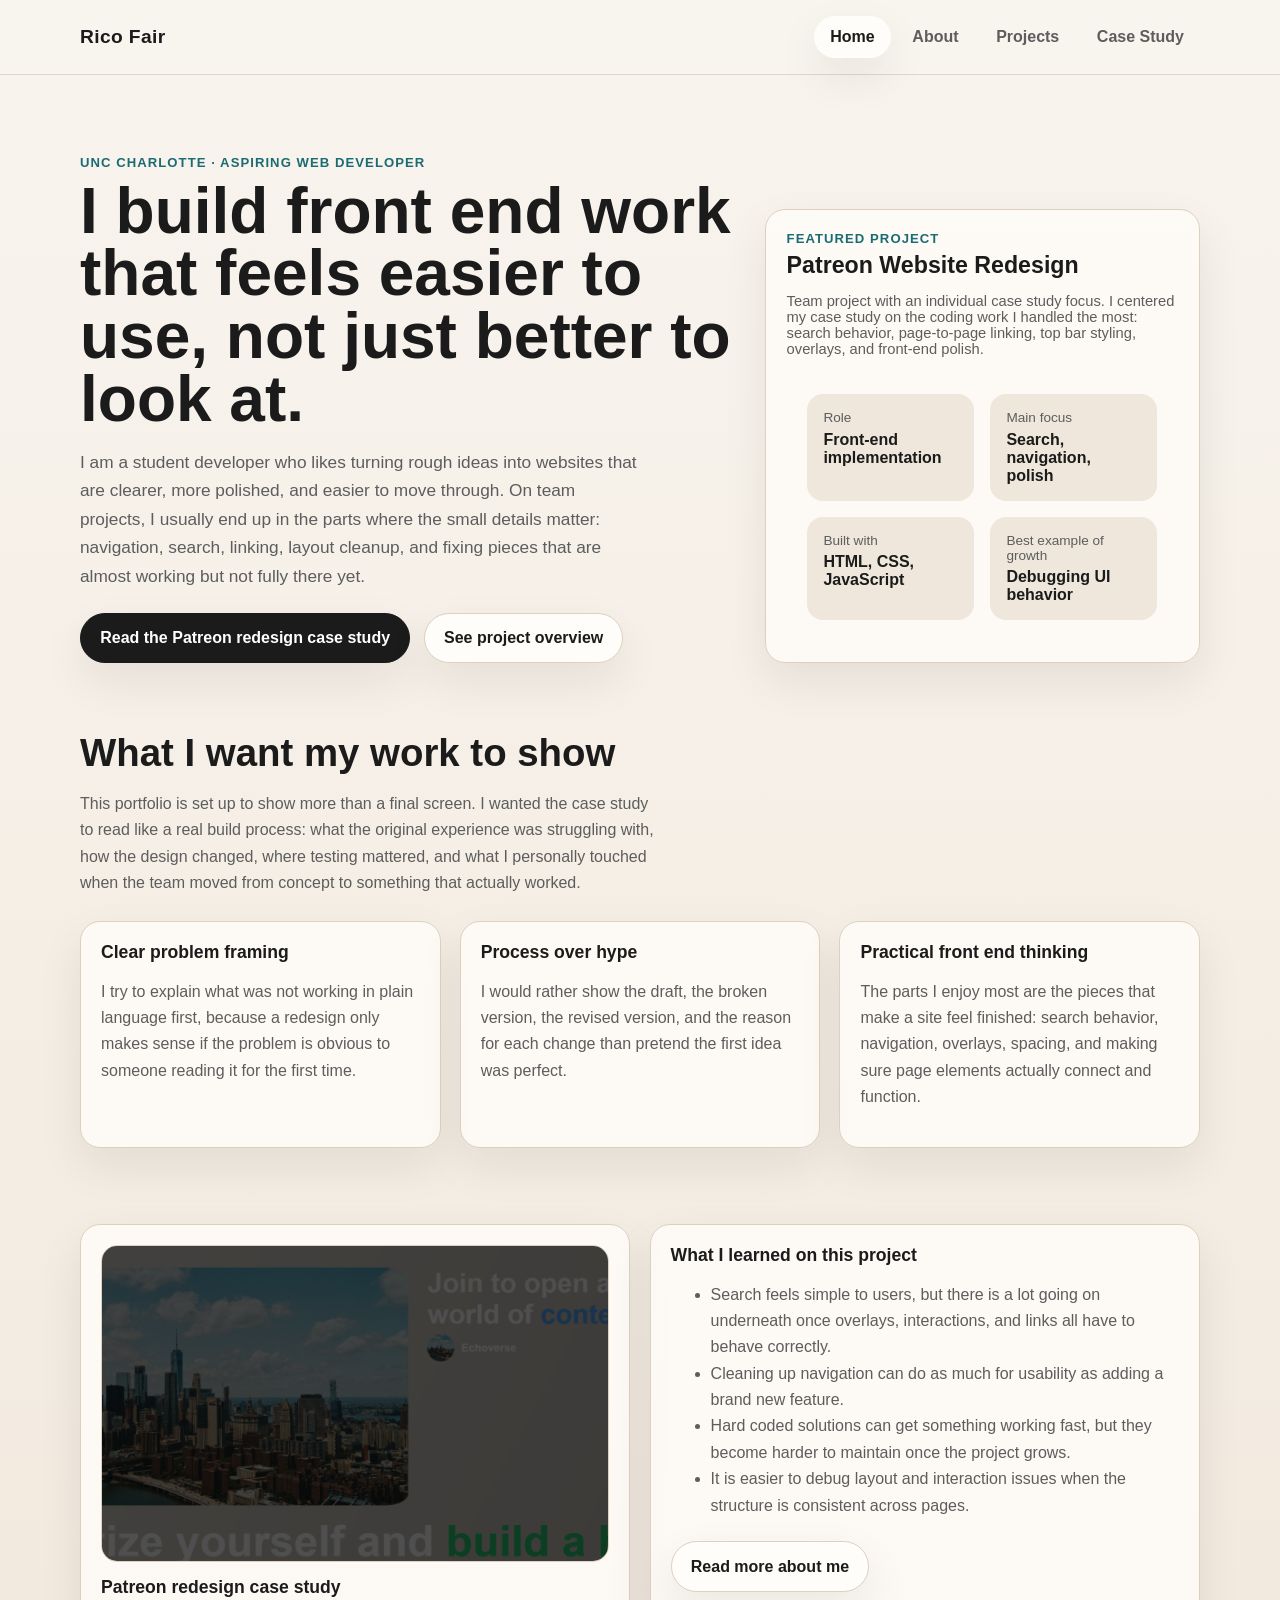
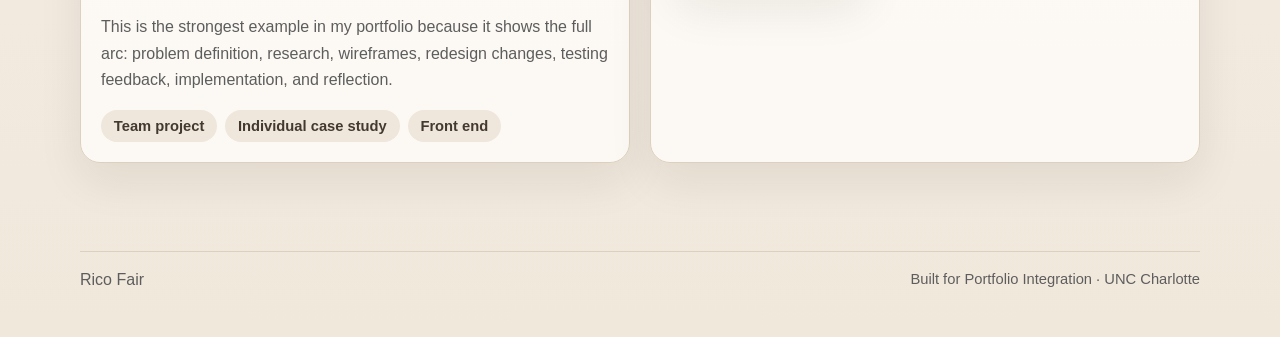
<file: index.html>
<!DOCTYPE html>
<html lang="en">
<head>
  <meta charset="UTF-8" />
  <meta name="viewport" content="width=device-width, initial-scale=1.0" />
  <title>Rico Fair | Portfolio</title>
  <link rel="stylesheet" href="styles.css" />
</head>
<body>
  <header class="site-header">
    <div class="container nav">
      <a class="brand" href="index.html">Rico Fair</a>
      <nav class="nav-links">
        <a class="active" href="index.html">Home</a>
        <a href="about.html">About</a>
        <a href="projects.html">Projects</a>
        <a href="patreon-redesign.html">Case Study</a>
      </nav>
    </div>
  </header>

  <main>
    <section class="hero">
      <div class="container hero-grid">
        <div>
          <div class="kicker">UNC Charlotte · aspiring web developer</div>
          <h1>I build front end work that feels easier to use, not just better to look at.</h1>
          <p class="lead">I am a student developer who likes turning rough ideas into websites that are clearer, more polished, and easier to move through. On team projects, I usually end up in the parts where the small details matter: navigation, search, linking, layout cleanup, and fixing pieces that are almost working but not fully there yet.</p>
          <div class="button-row">
            <a class="btn primary" href="patreon-redesign.html">Read the Patreon redesign case study</a>
            <a class="btn" href="projects.html">See project overview</a>
          </div>
        </div>
        <aside class="panel hero-card">
          <div class="kicker">Featured project</div>
          <h3 style="margin:.35rem 0 0; font-size:1.45rem;">Patreon Website Redesign</h3>
          <p class="small">Team project with an individual case study focus. I centered my case study on the coding work I handled the most: search behavior, page-to-page linking, top bar styling, overlays, and front-end polish.</p>
          <div class="hero-card meta">
            <div class="meta-block">
              <div class="meta-label">Role</div>
              <strong>Front-end implementation</strong>
            </div>
            <div class="meta-block">
              <div class="meta-label">Main focus</div>
              <strong>Search, navigation, polish</strong>
            </div>
            <div class="meta-block">
              <div class="meta-label">Built with</div>
              <strong>HTML, CSS, JavaScript</strong>
            </div>
            <div class="meta-block">
              <div class="meta-label">Best example of growth</div>
              <strong>Debugging UI behavior</strong>
            </div>
          </div>
        </aside>
      </div>
    </section>

    <section class="section">
      <div class="container">
        <h2>What I want my work to show</h2>
        <p class="section-intro">This portfolio is set up to show more than a final screen. I wanted the case study to read like a real build process: what the original experience was struggling with, how the design changed, where testing mattered, and what I personally touched when the team moved from concept to something that actually worked.</p>
        <div class="grid-3">
          <article class="panel card">
            <h3>Clear problem framing</h3>
            <p>I try to explain what was not working in plain language first, because a redesign only makes sense if the problem is obvious to someone reading it for the first time.</p>
          </article>
          <article class="panel card">
            <h3>Process over hype</h3>
            <p>I would rather show the draft, the broken version, the revised version, and the reason for each change than pretend the first idea was perfect.</p>
          </article>
          <article class="panel card">
            <h3>Practical front end thinking</h3>
            <p>The parts I enjoy most are the pieces that make a site feel finished: search behavior, navigation, overlays, spacing, and making sure page elements actually connect and function.</p>
          </article>
        </div>
      </div>
    </section>

    <section class="section">
      <div class="container grid-2">
        <article class="panel card project-card">
          <img src="assets/home-section-echoverse.png" alt="Screenshot from the Patreon redesign home page" />
          <h3>Patreon redesign case study</h3>
          <p>This is the strongest example in my portfolio because it shows the full arc: problem definition, research, wireframes, redesign changes, testing feedback, implementation, and reflection.</p>
          <div class="chips">
            <span class="chip">Team project</span>
            <span class="chip">Individual case study</span>
            <span class="chip">Front end</span>
          </div>
        </article>
        <article class="panel card">
          <h3>What I learned on this project</h3>
          <ul>
            <li>Search feels simple to users, but there is a lot going on underneath once overlays, interactions, and links all have to behave correctly.</li>
            <li>Cleaning up navigation can do as much for usability as adding a brand new feature.</li>
            <li>Hard coded solutions can get something working fast, but they become harder to maintain once the project grows.</li>
            <li>It is easier to debug layout and interaction issues when the structure is consistent across pages.</li>
          </ul>
          <div class="button-row"><a class="btn" href="about.html">Read more about me</a></div>
        </article>
      </div>
    </section>
  </main>

  <footer class="footer">
    <div class="container footer-wrap">
      <div>Rico Fair</div>
      <div class="small">Built for Portfolio Integration · UNC Charlotte</div>
    </div>
  </footer>
</body>
</html>
</file>
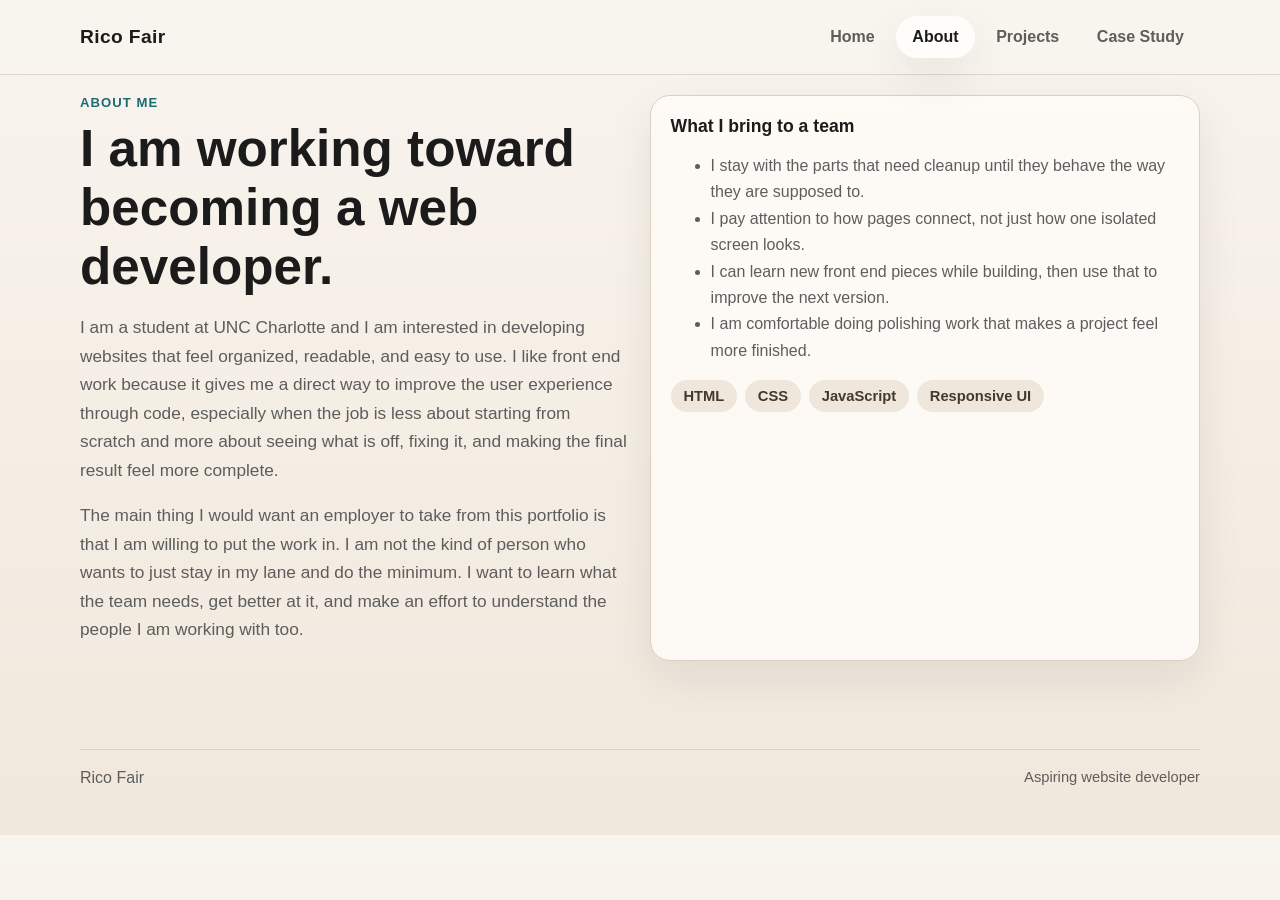
<file: about.html>
<!DOCTYPE html>
<html lang="en">
<head>
  <meta charset="UTF-8" />
  <meta name="viewport" content="width=device-width, initial-scale=1.0" />
  <title>About | Rico Fair</title>
  <link rel="stylesheet" href="styles.css" />
</head>
<body>
  <header class="site-header">
    <div class="container nav">
      <a class="brand" href="index.html">Rico Fair</a>
      <nav class="nav-links">
        <a href="index.html">Home</a>
        <a class="active" href="about.html">About</a>
        <a href="projects.html">Projects</a>
        <a href="patreon-redesign.html">Case Study</a>
      </nav>
    </div>
  </header>
  <main class="section">
    <div class="container grid-2">
      <section>
        <div class="kicker">About me</div>
        <h1 style="font-size:clamp(2.2rem,4vw,3.8rem); margin:.55rem 0 1rem;">I am working toward becoming a web developer.</h1>
        <p class="lead">I am a student at UNC Charlotte and I am interested in developing websites that feel organized, readable, and easy to use. I like front end work because it gives me a direct way to improve the user experience through code, especially when the job is less about starting from scratch and more about seeing what is off, fixing it, and making the final result feel more complete.</p>
        <p class="lead">The main thing I would want an employer to take from this portfolio is that I am willing to put the work in. I am not the kind of person who wants to just stay in my lane and do the minimum. I want to learn what the team needs, get better at it, and make an effort to understand the people I am working with too.</p>
      </section>
      <aside class="panel card">
        <h3>What I bring to a team</h3>
        <ul>
          <li>I stay with the parts that need cleanup until they behave the way they are supposed to.</li>
          <li>I pay attention to how pages connect, not just how one isolated screen looks.</li>
          <li>I can learn new front end pieces while building, then use that to improve the next version.</li>
          <li>I am comfortable doing polishing work that makes a project feel more finished.</li>
        </ul>
        <div class="chips">
          <span class="chip">HTML</span>
          <span class="chip">CSS</span>
          <span class="chip">JavaScript</span>
          <span class="chip">Responsive UI</span>
        </div>
      </aside>
    </div>
  </main>
  <footer class="footer">
    <div class="container footer-wrap">
      <div>Rico Fair</div>
      <div class="small">Aspiring website developer</div>
    </div>
  </footer>
</body>
</html>
</file>
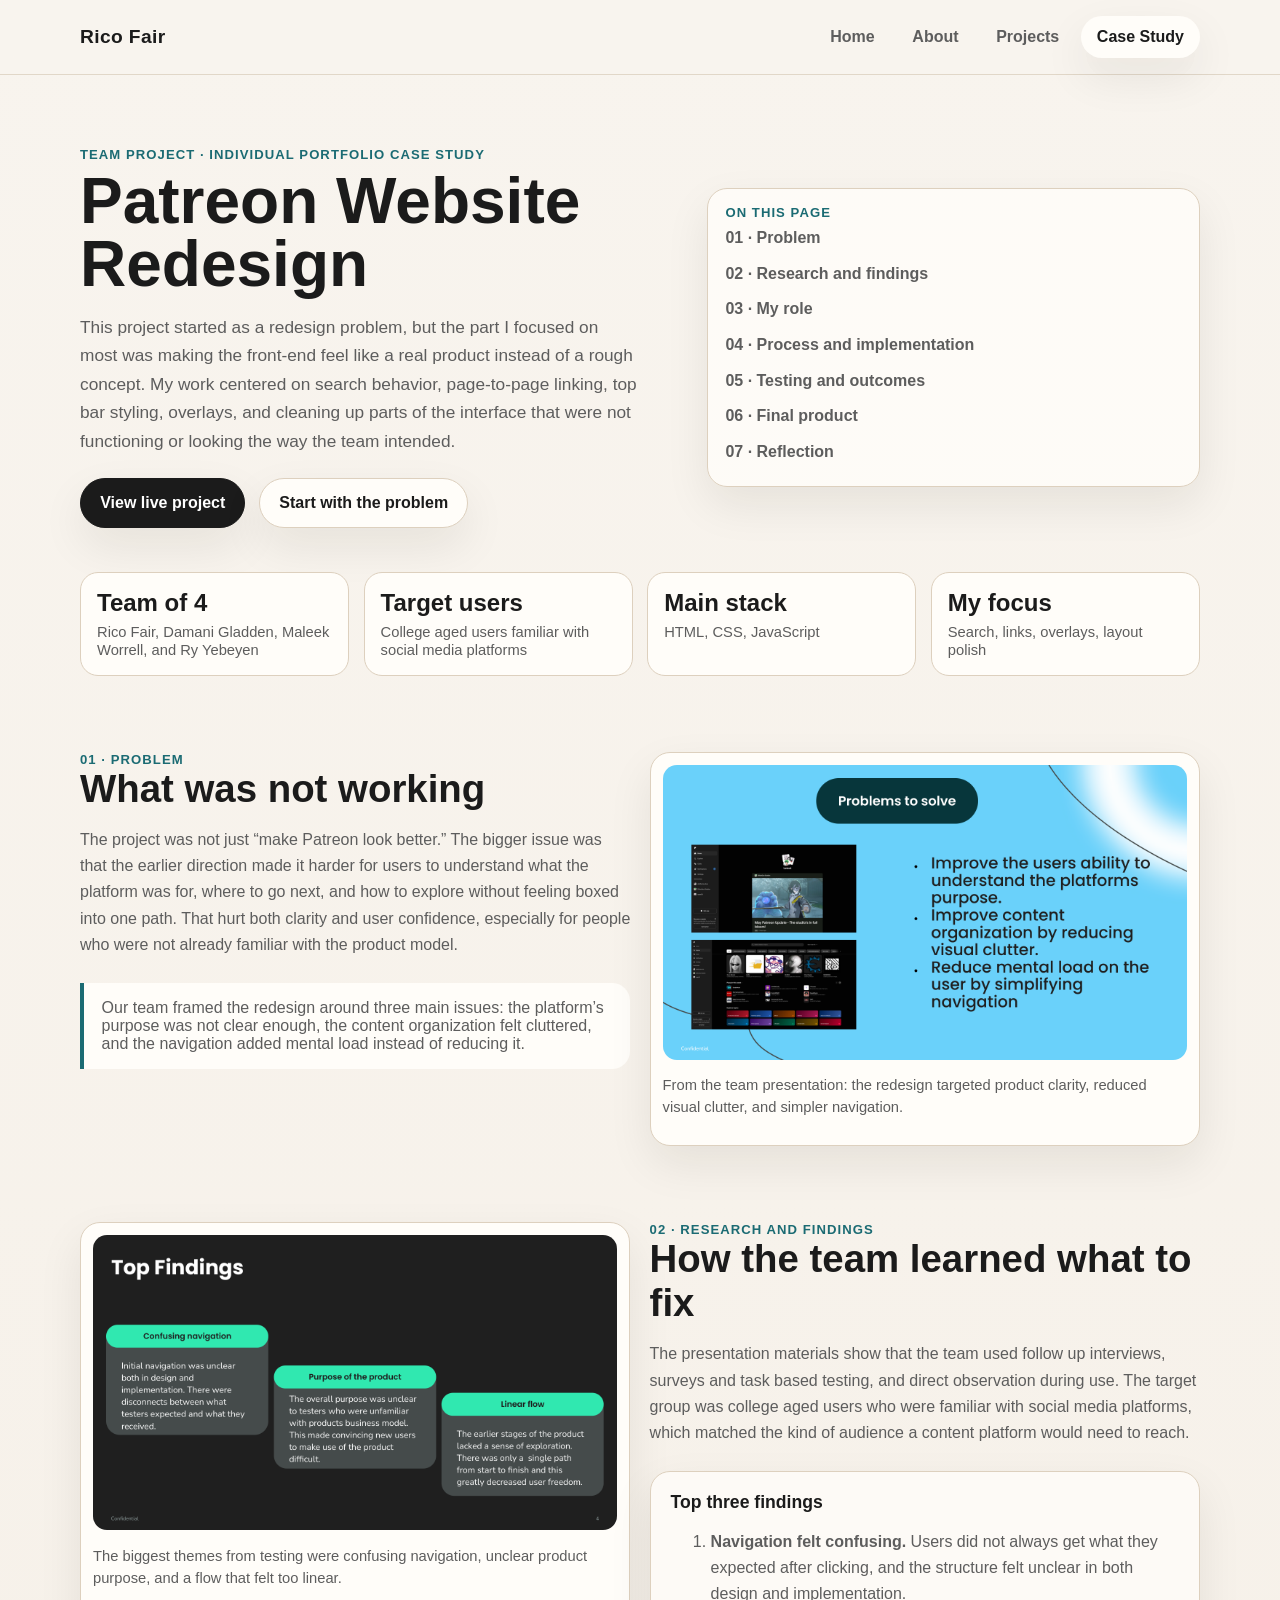
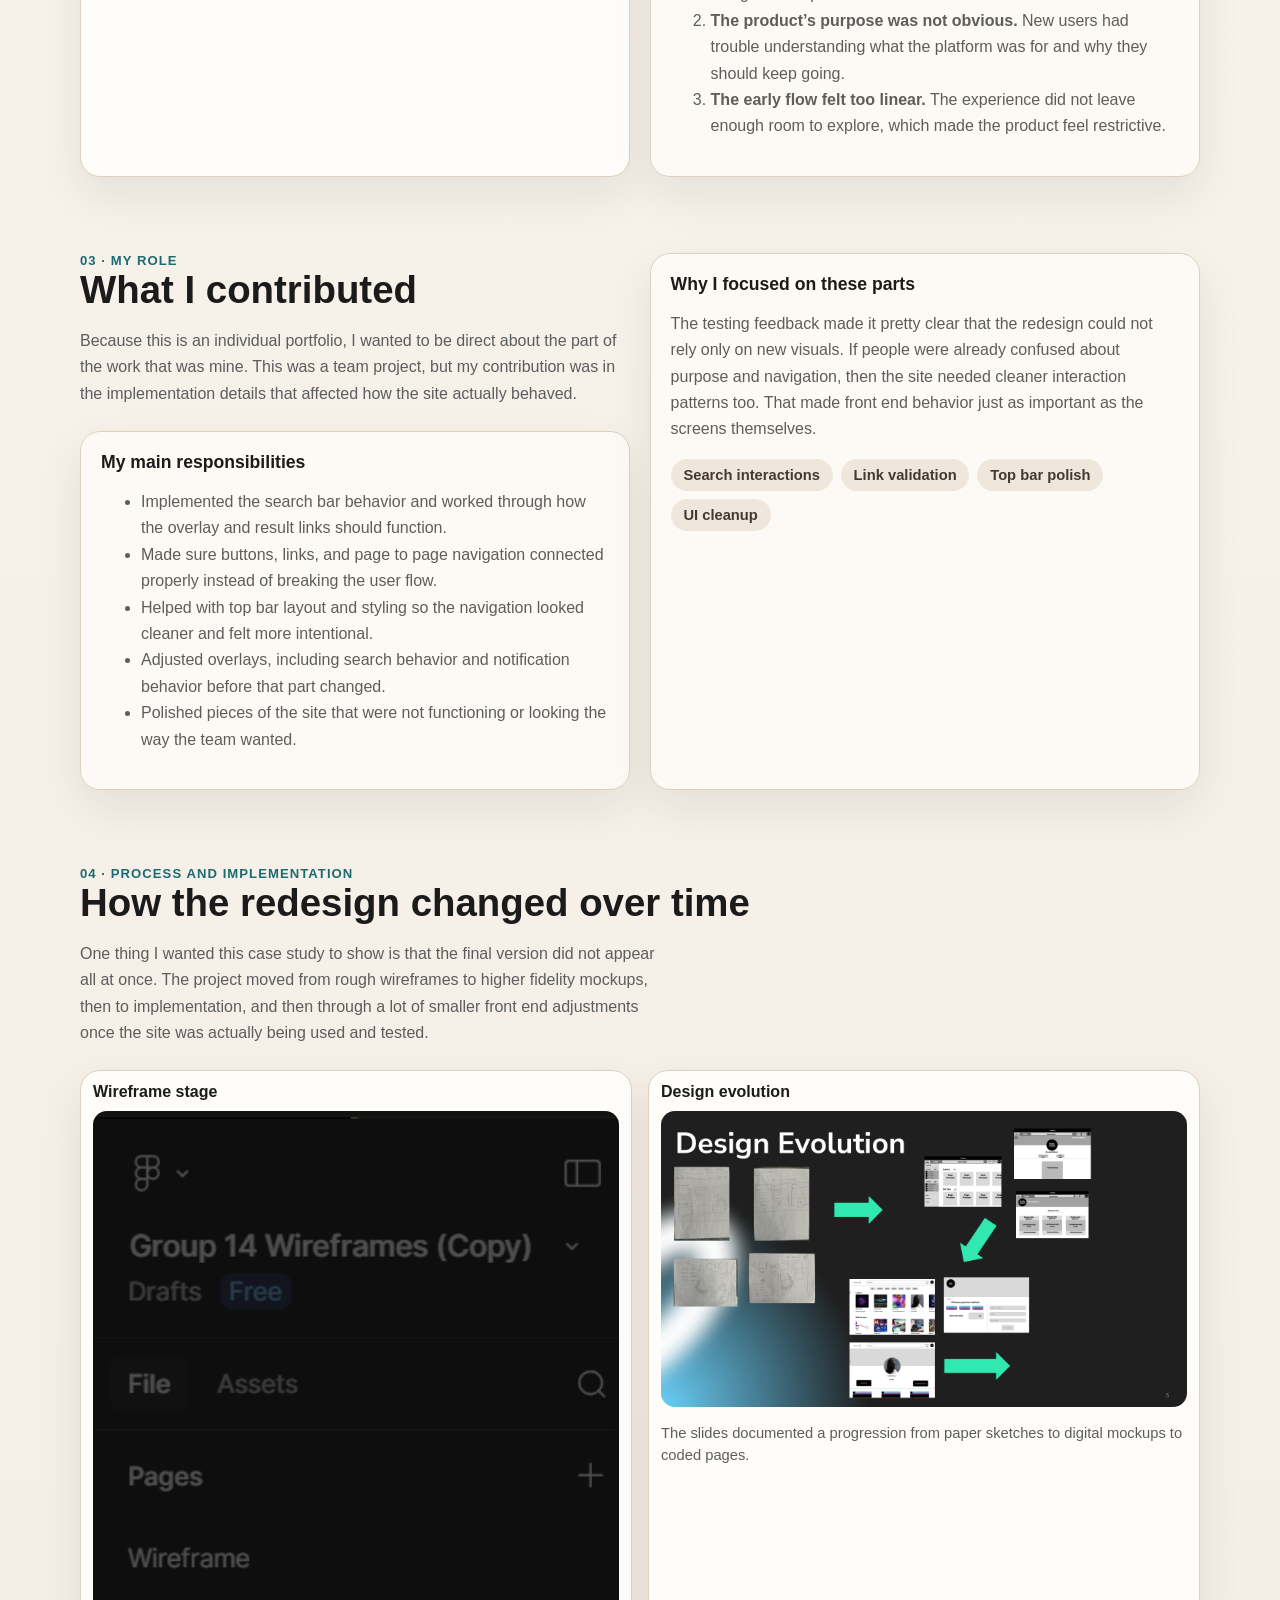
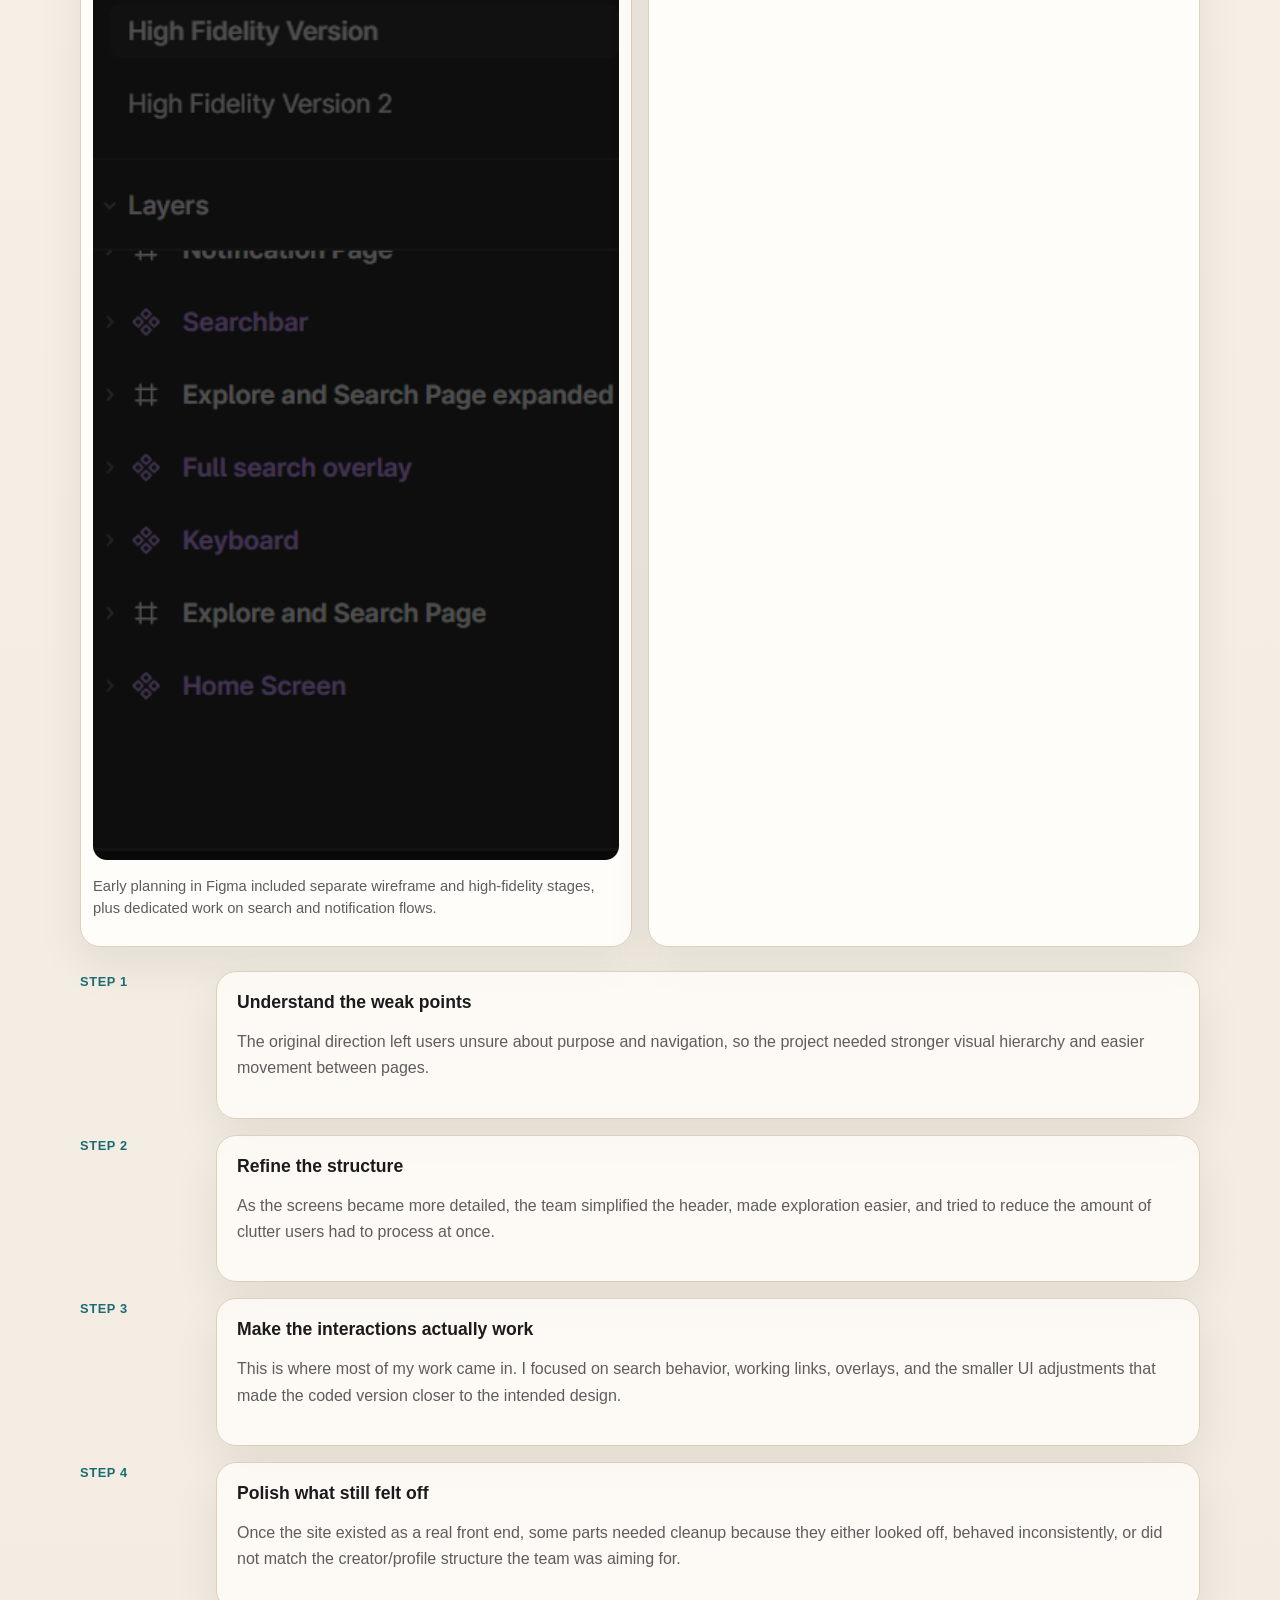
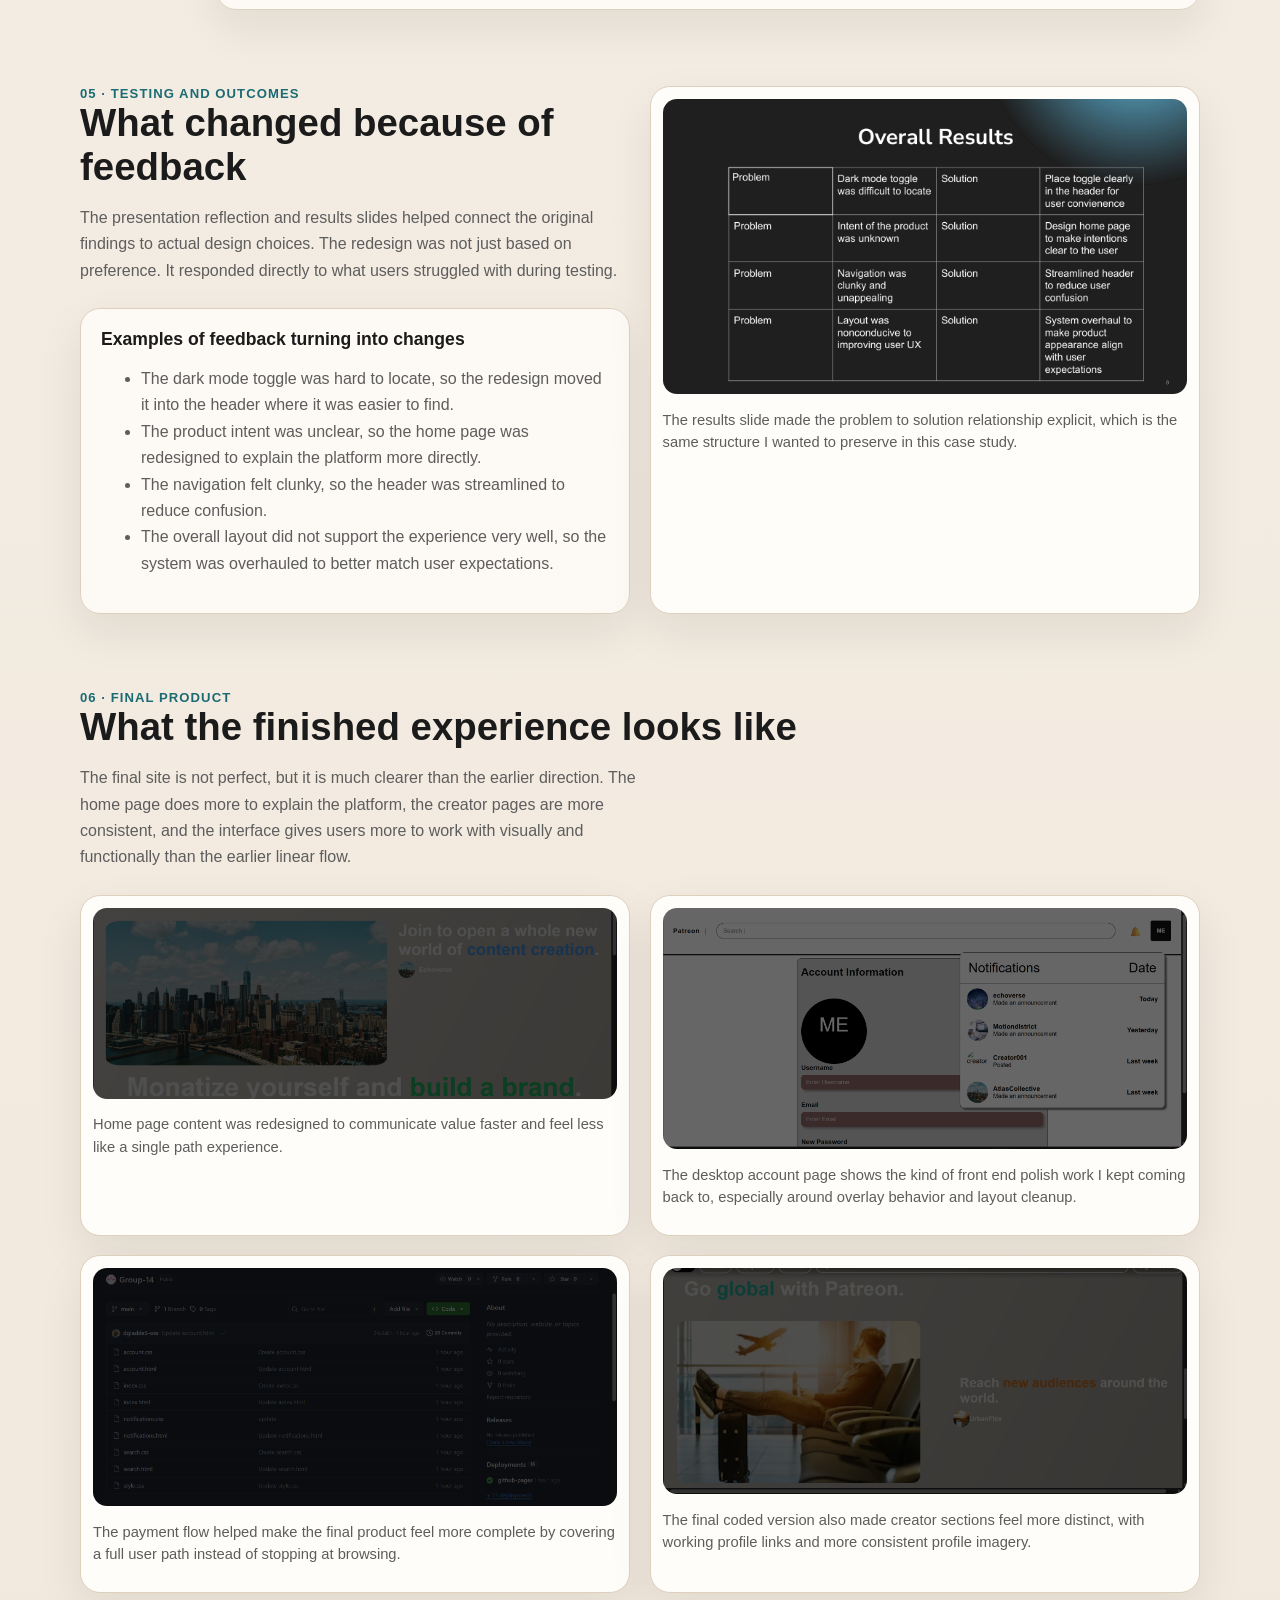
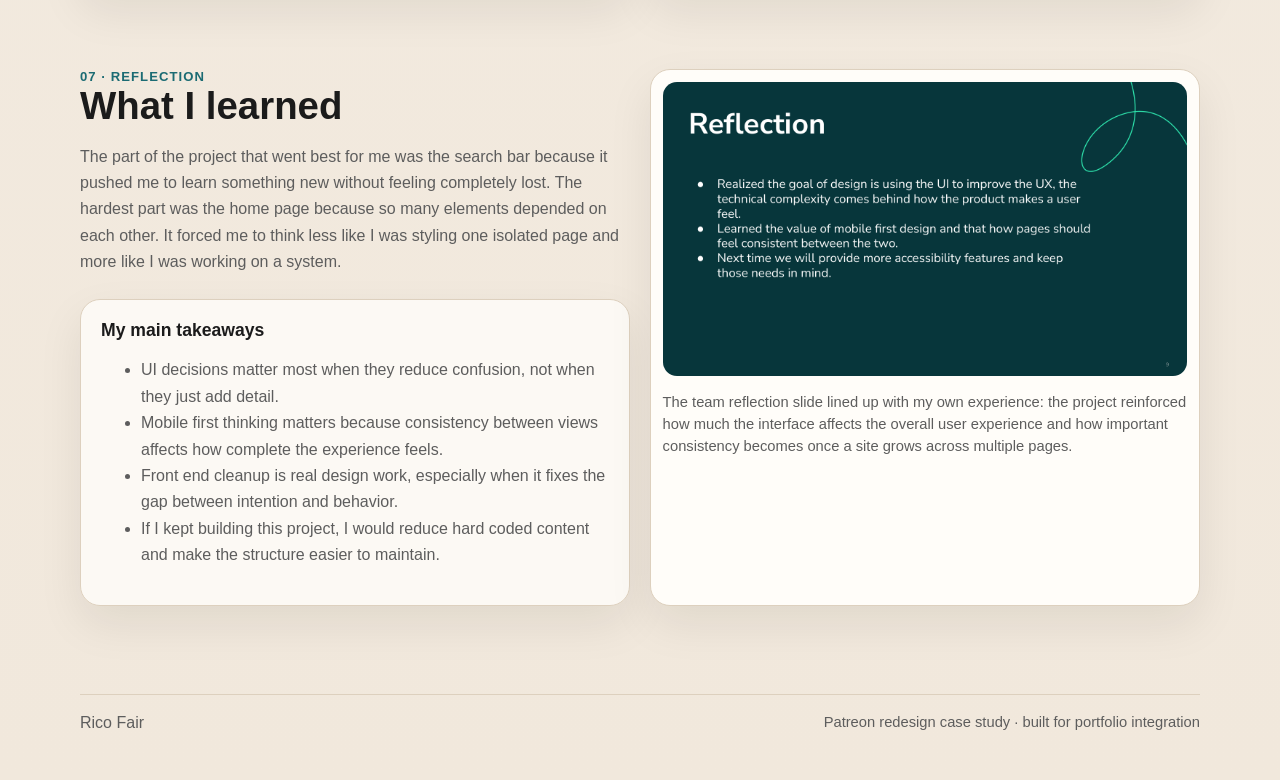
<file: patreon-redesign.html>
<!DOCTYPE html>
<html lang="en">
<head>
  <meta charset="UTF-8" />
  <meta name="viewport" content="width=device-width, initial-scale=1.0" />
  <title>Patreon Redesign Case Study | Rico Fair</title>
  <link rel="stylesheet" href="styles.css" />
</head>
<body>
  <header class="site-header">
    <div class="container nav">
      <a class="brand" href="index.html">Rico Fair</a>
      <nav class="nav-links">
        <a href="index.html">Home</a>
        <a href="about.html">About</a>
        <a href="projects.html">Projects</a>
        <a class="active" href="patreon-redesign.html">Case Study</a>
      </nav>
    </div>
  </header>

  <main>
    <section class="case-hero">
      <div class="container case-hero-grid">
        <div>
          <div class="kicker">Team project · individual portfolio case study</div>
          <h1>Patreon Website Redesign</h1>
          <p class="lead">This project started as a redesign problem, but the part I focused on most was making the front-end feel like a real product instead of a rough concept. My work centered on search behavior, page-to-page linking, top bar styling, overlays, and cleaning up parts of the interface that were not functioning or looking the way the team intended.</p>
          <div class="button-row">
            <a class="btn primary" href="https://ryebeyen.github.io/Group-14/home.html" target="_blank" rel="noreferrer">View live project</a>
            <a class="btn" href="#problem">Start with the problem</a>
          </div>
        </div>
        <aside class="panel toc">
          <div class="kicker">On this page</div>
          <a href="#problem">01 · Problem</a>
          <a href="#research">02 · Research and findings</a>
          <a href="#role">03 · My role</a>
          <a href="#process">04 · Process and implementation</a>
          <a href="#testing">05 · Testing and outcomes</a>
          <a href="#final">06 · Final product</a>
          <a href="#reflection">07 · Reflection</a>
        </aside>
      </div>
    </section>

    <section class="section">
      <div class="container metric-grid">
        <div class="metric"><strong>Team of 4</strong><span class="small">Rico Fair, Damani Gladden, Maleek Worrell, and Ry Yebeyen</span></div>
        <div class="metric"><strong>Target users</strong><span class="small">College aged users familiar with social media platforms</span></div>
        <div class="metric"><strong>Main stack</strong><span class="small">HTML, CSS, JavaScript</span></div>
        <div class="metric"><strong>My focus</strong><span class="small">Search, links, overlays, layout polish</span></div>
      </div>
    </section>

    <section id="problem" class="section">
      <div class="container grid-2">
        <div>
          <div class="kicker">01 · Problem</div>
          <h2>What was not working</h2>
          <p class="section-intro">The project was not just “make Patreon look better.” The bigger issue was that the earlier direction made it harder for users to understand what the platform was for, where to go next, and how to explore without feeling boxed into one path. That hurt both clarity and user confidence, especially for people who were not already familiar with the product model.</p>
          <div class="callout">Our team framed the redesign around three main issues: the platform’s purpose was not clear enough, the content organization felt cluttered, and the navigation added mental load instead of reducing it.</div>
        </div>
        <div class="image-frame">
          <img src="assets/problem-slide.png" alt="Presentation slide listing problems the redesign needed to solve" />
          <p class="caption">From the team presentation: the redesign targeted product clarity, reduced visual clutter, and simpler navigation.</p>
        </div>
      </div>
    </section>

    <section id="research" class="section">
      <div class="container grid-2">
        <div class="image-frame">
          <img src="assets/findings-slide.png" alt="Presentation slide summarizing top user testing findings" />
          <p class="caption">The biggest themes from testing were confusing navigation, unclear product purpose, and a flow that felt too linear.</p>
        </div>
        <div>
          <div class="kicker">02 · Research and findings</div>
          <h2>How the team learned what to fix</h2>
          <p class="section-intro">The presentation materials show that the team used follow up interviews, surveys and task based testing, and direct observation during use. The target group was college aged users who were familiar with social media platforms, which matched the kind of audience a content platform would need to reach.</p>
          <div class="panel card">
            <h3>Top three findings</h3>
            <ol>
              <li><strong>Navigation felt confusing.</strong> Users did not always get what they expected after clicking, and the structure felt unclear in both design and implementation.</li>
              <li><strong>The product’s purpose was not obvious.</strong> New users had trouble understanding what the platform was for and why they should keep going.</li>
              <li><strong>The early flow felt too linear.</strong> The experience did not leave enough room to explore, which made the product feel restrictive.</li>
            </ol>
          </div>
        </div>
      </div>
    </section>

    <section id="role" class="section">
      <div class="container grid-2">
        <div>
          <div class="kicker">03 · My role</div>
          <h2>What I contributed</h2>
          <p class="section-intro">Because this is an individual portfolio, I wanted to be direct about the part of the work that was mine. This was a team project, but my contribution was in the implementation details that affected how the site actually behaved.</p>
          <div class="panel card">
            <h3>My main responsibilities</h3>
            <ul>
              <li>Implemented the search bar behavior and worked through how the overlay and result links should function.</li>
              <li>Made sure buttons, links, and page to page navigation connected properly instead of breaking the user flow.</li>
              <li>Helped with top bar layout and styling so the navigation looked cleaner and felt more intentional.</li>
              <li>Adjusted overlays, including search behavior and notification behavior before that part changed.</li>
              <li>Polished pieces of the site that were not functioning or looking the way the team wanted.</li>
            </ul>
          </div>
        </div>
        <div class="panel card">
          <h3>Why I focused on these parts</h3>
          <p>The testing feedback made it pretty clear that the redesign could not rely only on new visuals. If people were already confused about purpose and navigation, then the site needed cleaner interaction patterns too. That made front end behavior just as important as the screens themselves.</p>
          <div class="chips">
            <span class="chip">Search interactions</span>
            <span class="chip">Link validation</span>
            <span class="chip">Top bar polish</span>
            <span class="chip">UI cleanup</span>
          </div>
        </div>
      </div>
    </section>

    <section id="process" class="section">
      <div class="container">
        <div class="kicker">04 · Process and implementation</div>
        <h2>How the redesign changed over time</h2>
        <p class="section-intro">One thing I wanted this case study to show is that the final version did not appear all at once. The project moved from rough wireframes to higher fidelity mockups, then to implementation, and then through a lot of smaller front end adjustments once the site was actually being used and tested.</p>
        <div class="compare">
          <div class="image-frame">
            <div class="label">Wireframe stage</div>
            <img src="assets/wireframe-figma.png" alt="Figma file sidebar showing project wireframes and layers" />
            <p class="caption">Early planning in Figma included separate wireframe and high-fidelity stages, plus dedicated work on search and notification flows.</p>
          </div>
          <div class="image-frame">
            <div class="label">Design evolution</div>
            <img src="assets/design-evolution-slide.png" alt="Presentation slide showing sketches and progression to final screens" />
            <p class="caption">The slides documented a progression from paper sketches to digital mockups to coded pages.</p>
          </div>
        </div>
        <div class="timeline" style="margin-top:1.5rem;">
          <div class="timeline-step">
            <div class="step-label">Step 1</div>
            <div class="panel card"><h3>Understand the weak points</h3><p>The original direction left users unsure about purpose and navigation, so the project needed stronger visual hierarchy and easier movement between pages.</p></div>
          </div>
          <div class="timeline-step">
            <div class="step-label">Step 2</div>
            <div class="panel card"><h3>Refine the structure</h3><p>As the screens became more detailed, the team simplified the header, made exploration easier, and tried to reduce the amount of clutter users had to process at once.</p></div>
          </div>
          <div class="timeline-step">
            <div class="step-label">Step 3</div>
            <div class="panel card"><h3>Make the interactions actually work</h3><p>This is where most of my work came in. I focused on search behavior, working links, overlays, and the smaller UI adjustments that made the coded version closer to the intended design.</p></div>
          </div>
          <div class="timeline-step">
            <div class="step-label">Step 4</div>
            <div class="panel card"><h3>Polish what still felt off</h3><p>Once the site existed as a real front end, some parts needed cleanup because they either looked off, behaved inconsistently, or did not match the creator/profile structure the team was aiming for.</p></div>
          </div>
        </div>
      </div>
    </section>

    <section id="testing" class="section">
      <div class="container grid-2">
        <div>
          <div class="kicker">05 · Testing and outcomes</div>
          <h2>What changed because of feedback</h2>
          <p class="section-intro">The presentation reflection and results slides helped connect the original findings to actual design choices. The redesign was not just based on preference. It responded directly to what users struggled with during testing.</p>
          <div class="panel card">
            <h3>Examples of feedback turning into changes</h3>
            <ul>
              <li>The dark mode toggle was hard to locate, so the redesign moved it into the header where it was easier to find.</li>
              <li>The product intent was unclear, so the home page was redesigned to explain the platform more directly.</li>
              <li>The navigation felt clunky, so the header was streamlined to reduce confusion.</li>
              <li>The overall layout did not support the experience very well, so the system was overhauled to better match user expectations.</li>
            </ul>
          </div>
        </div>
        <div class="image-frame">
          <img src="assets/results-slide.png" alt="Results slide connecting design problems to solutions" />
          <p class="caption">The results slide made the problem to solution relationship explicit, which is the same structure I wanted to preserve in this case study.</p>
        </div>
      </div>
    </section>

    <section id="final" class="section">
      <div class="container">
        <div class="kicker">06 · Final product</div>
        <h2>What the finished experience looks like</h2>
        <p class="section-intro">The final site is not perfect, but it is much clearer than the earlier direction. The home page does more to explain the platform, the creator pages are more consistent, and the interface gives users more to work with visually and functionally than the earlier linear flow.</p>
        <div class="grid-2">
          <div class="image-frame">
            <img src="assets/home-section-echoverse.png" alt="Final home page section from the Patreon redesign" />
            <p class="caption">Home page content was redesigned to communicate value faster and feel less like a single path experience.</p>
          </div>
          <div class="image-frame">
            <img src="assets/account-notifications.png" alt="Final account page with notification overlay" />
            <p class="caption">The desktop account page shows the kind of front end polish work I kept coming back to, especially around overlay behavior and layout cleanup.</p>
          </div>
          <div class="image-frame">
            <img src="assets/payment-screen.png" alt="Payment interface from the Patreon redesign" />
            <p class="caption">The payment flow helped make the final product feel more complete by covering a full user path instead of stopping at browsing.</p>
          </div>
          <div class="image-frame">
            <img src="assets/home-section-atlas.png" alt="Another home page section from the final Patreon redesign" />
            <p class="caption">The final coded version also made creator sections feel more distinct, with working profile links and more consistent profile imagery.</p>
          </div>
        </div>
      </div>
    </section>

    <section id="reflection" class="section">
      <div class="container grid-2">
        <div>
          <div class="kicker">07 · Reflection</div>
          <h2>What I learned</h2>
          <p class="section-intro">The part of the project that went best for me was the search bar because it pushed me to learn something new without feeling completely lost. The hardest part was the home page because so many elements depended on each other. It forced me to think less like I was styling one isolated page and more like I was working on a system.</p>
          <div class="panel card">
            <h3>My main takeaways</h3>
            <ul>
              <li>UI decisions matter most when they reduce confusion, not when they just add detail.</li>
              <li>Mobile first thinking matters because consistency between views affects how complete the experience feels.</li>
              <li>Front end cleanup is real design work, especially when it fixes the gap between intention and behavior.</li>
              <li>If I kept building this project, I would reduce hard coded content and make the structure easier to maintain.</li>
            </ul>
          </div>
        </div>
        <div class="image-frame">
          <img src="assets/reflection-slide.png" alt="Reflection slide from the team presentation" />
          <p class="caption">The team reflection slide lined up with my own experience: the project reinforced how much the interface affects the overall user experience and how important consistency becomes once a site grows across multiple pages.</p>
        </div>
      </div>
    </section>
  </main>

  <footer class="footer">
    <div class="container footer-wrap">
      <div>Rico Fair</div>
      <div class="small">Patreon redesign case study · built for portfolio integration</div>
    </div>
  </footer>
</body>
</html>
</file>
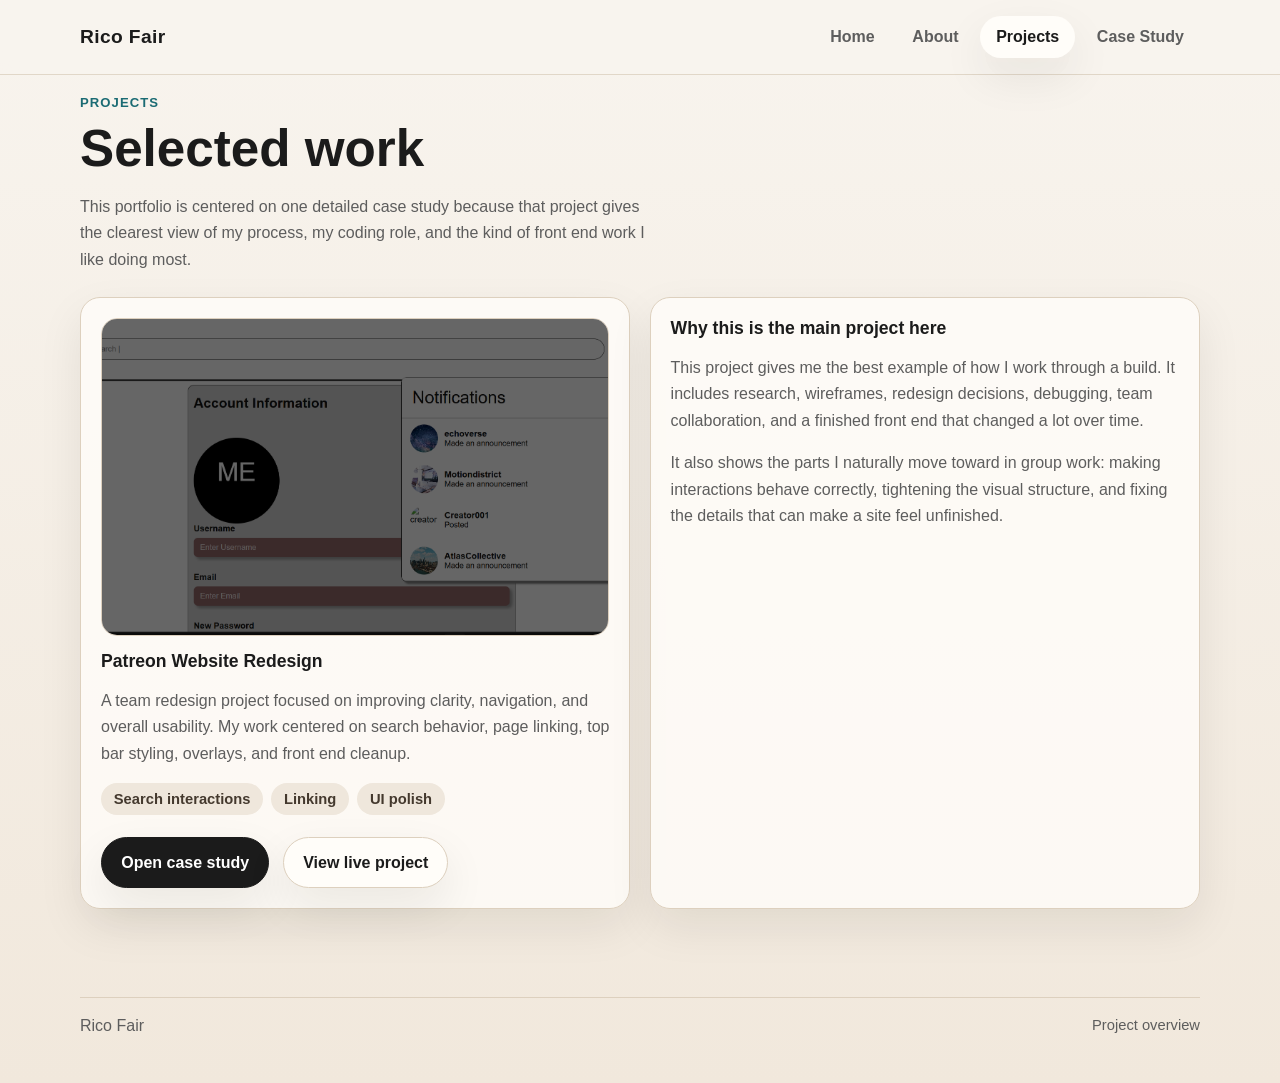
<file: projects.html>
<!DOCTYPE html>
<html lang="en">
<head>
  <meta charset="UTF-8" />
  <meta name="viewport" content="width=device-width, initial-scale=1.0" />
  <title>Projects | Rico Fair</title>
  <link rel="stylesheet" href="styles.css" />
</head>
<body>
  <header class="site-header">
    <div class="container nav">
      <a class="brand" href="index.html">Rico Fair</a>
      <nav class="nav-links">
        <a href="index.html">Home</a>
        <a href="about.html">About</a>
        <a class="active" href="projects.html">Projects</a>
        <a href="patreon-redesign.html">Case Study</a>
      </nav>
    </div>
  </header>
  <main class="section">
    <div class="container">
      <div class="kicker">Projects</div>
      <h1 style="font-size:clamp(2.2rem,4vw,3.8rem); margin:.55rem 0 1rem;">Selected work</h1>
      <p class="section-intro">This portfolio is centered on one detailed case study because that project gives the clearest view of my process, my coding role, and the kind of front end work I like doing most.</p>
      <div class="grid-2">
        <article class="panel card project-card">
          <img src="assets/account-notifications.png" alt="Account page and notifications overlay from the Patreon redesign" />
          <h3>Patreon Website Redesign</h3>
          <p>A team redesign project focused on improving clarity, navigation, and overall usability. My work centered on search behavior, page linking, top bar styling, overlays, and front end cleanup.</p>
          <div class="chips">
            <span class="chip">Search interactions</span>
            <span class="chip">Linking</span>
            <span class="chip">UI polish</span>
          </div>
          <div class="button-row">
            <a class="btn primary" href="patreon-redesign.html">Open case study</a>
            <a class="btn" href="https://ryebeyen.github.io/Group-14/home.html" target="_blank" rel="noreferrer">View live project</a>
          </div>
        </article>
        <article class="panel card">
          <h3>Why this is the main project here</h3>
          <p>This project gives me the best example of how I work through a build. It includes research, wireframes, redesign decisions, debugging, team collaboration, and a finished front end that changed a lot over time.</p>
          <p>It also shows the parts I naturally move toward in group work: making interactions behave correctly, tightening the visual structure, and fixing the details that can make a site feel unfinished.</p>
        </article>
      </div>
    </div>
  </main>
  <footer class="footer">
    <div class="container footer-wrap">
      <div>Rico Fair</div>
      <div class="small">Project overview</div>
    </div>
  </footer>
</body>
</html>
</file>
<file: styles.css>
:root {
  --bg: #f5f1eb;
  --surface: #fffdf9;
  --surface-2: #efe7dc;
  --text: #1b1b1b;
  --muted: #5d5d5d;
  --line: #ddd0be;
  --accent: #1b6b73;
  --accent-2: #a5542a;
  --shadow: 0 18px 45px rgba(24, 20, 14, 0.08);
  --radius: 20px;
  --max: 1120px;
}
* { box-sizing: border-box; }
html { scroll-behavior: smooth; }
body {
  margin: 0;
  font-family: Arial, Helvetica, sans-serif;
  color: var(--text);
  background: linear-gradient(180deg, #f8f4ee 0%, #f1e8dc 100%);
}
a { color: inherit; text-decoration: none; }
img { max-width: 100%; display: block; }
.container { width: min(var(--max), calc(100% - 2rem)); margin: 0 auto; }
.site-header {
  position: sticky; top: 0; z-index: 10;
  backdrop-filter: blur(10px);
  background: rgba(248, 244, 238, 0.86);
  border-bottom: 1px solid rgba(221, 208, 190, 0.8);
}
.nav { display:flex; align-items:center; justify-content:space-between; gap: 1rem; min-height: 74px; }
.brand { font-weight: 700; font-size: 1.2rem; letter-spacing: .02em; }
.nav-links { display:flex; gap: .35rem; flex-wrap: wrap; }
.nav-links a {
  padding: .75rem 1rem; border-radius: 999px; color: var(--muted); font-weight: 700;
}
.nav-links a.active, .nav-links a:hover { background: var(--surface); color: var(--text); box-shadow: var(--shadow); }
.hero { padding: 5rem 0 3rem; }
.hero-grid { display:grid; grid-template-columns: 1.2fr .8fr; gap: 2rem; align-items: end; }
.kicker { color: var(--accent); font-weight: 700; text-transform: uppercase; letter-spacing: .08em; font-size: .82rem; }
.hero h1 { font-size: clamp(2.4rem, 5vw, 4.8rem); line-height: .98; margin: .6rem 0 1rem; }
.lead { font-size: 1.08rem; line-height: 1.65; color: var(--muted); max-width: 58ch; }
.button-row { display:flex; gap: .85rem; flex-wrap: wrap; margin-top: 1.4rem; }
.btn {
  display:inline-flex; align-items:center; justify-content:center; gap:.5rem;
  padding: .95rem 1.2rem; border-radius: 999px; font-weight:700; border: 1px solid var(--line);
  background: var(--surface); box-shadow: var(--shadow);
}
.btn.primary { background: var(--text); color: white; border-color: var(--text); }
.panel {
  background: rgba(255,253,249,.82); border:1px solid var(--line); border-radius: var(--radius); box-shadow: var(--shadow);
}
.hero-card { padding: 1.3rem; }
.hero-card .meta { display:grid; grid-template-columns: repeat(2, 1fr); gap: 1rem; margin-top: 1rem; }
.meta-block { background: var(--surface-2); border-radius: 16px; padding: 1rem; }
.meta-label { color: var(--muted); font-size: .85rem; margin-bottom: .35rem; }
.section { padding: 1.25rem 0 3.5rem; }
.section h2 { font-size: clamp(1.7rem, 3vw, 2.8rem); margin: 0 0 .85rem; }
.section-intro { max-width: 65ch; color: var(--muted); line-height: 1.65; margin-bottom: 1.5rem; }
.grid-2 { display:grid; grid-template-columns: 1fr 1fr; gap: 1.2rem; }
.grid-3 { display:grid; grid-template-columns: repeat(3, 1fr); gap: 1.2rem; }
.card { padding: 1.25rem; }
.card h3 { margin: 0 0 .6rem; font-size: 1.1rem; }
.card p, .card li { color: var(--muted); line-height: 1.65; }
.chips { display:flex; gap:.5rem; flex-wrap: wrap; margin-top: 1rem; }
.chip { background: var(--surface-2); padding: .5rem .8rem; border-radius: 999px; font-weight: 700; color: #44392e; font-size: .92rem; }
.project-card img, .gallery-card img { aspect-ratio: 16/10; object-fit: cover; border-radius: 16px; margin-bottom: .95rem; border:1px solid var(--line); }
.caption { color: var(--muted); font-size: .92rem; line-height: 1.5; }
.case-hero { padding: 4.5rem 0 1.5rem; }
.case-hero-grid { display:grid; grid-template-columns: 1.1fr .9fr; gap: 1.5rem; align-items:center; }
.case-hero h1 { font-size: clamp(2.3rem, 5vw, 4.2rem); margin: .5rem 0 1rem; line-height: .98; }
.toc { padding: 1rem 1.1rem; }
.toc a { display:block; padding: .55rem 0; color: var(--muted); font-weight:700; }
.metric-grid { display:grid; grid-template-columns: repeat(4, 1fr); gap: .9rem; }
.metric { padding: 1rem; background: var(--surface); border: 1px solid var(--line); border-radius: 18px; }
.metric strong { font-size: 1.5rem; display:block; margin-bottom:.35rem; }
.callout { border-left: 4px solid var(--accent); padding: 1rem 1rem 1rem 1.1rem; background: var(--surface); border-radius: 0 18px 18px 0; color: var(--muted); }
.timeline { display:grid; gap: 1rem; }
.timeline-step { display:grid; grid-template-columns: 120px 1fr; gap: 1rem; align-items:start; }
.step-label { font-weight: 700; color: var(--accent); text-transform: uppercase; letter-spacing: .05em; font-size: .8rem; padding-top: .2rem; }
.image-frame { background: var(--surface); border: 1px solid var(--line); border-radius: 20px; padding: .75rem; box-shadow: var(--shadow); }
.image-frame img { border-radius: 14px; width: 100%; }
.compare { display:grid; grid-template-columns: 1fr 1fr; gap: 1rem; }
.compare .label { font-weight: 700; margin-bottom: .6rem; }
.footer { padding: 2rem 0 3rem; color: var(--muted); }
.footer-wrap { display:flex; justify-content:space-between; gap: 1rem; border-top: 1px solid var(--line); padding-top: 1.2rem; }
.small { font-size: .92rem; color: var(--muted); }
.highlight { color: var(--accent-2); }
.notice { font-size: .95rem; color: var(--muted); }
@media (max-width: 900px) {
  .hero-grid, .case-hero-grid, .grid-2, .grid-3, .compare { grid-template-columns: 1fr; }
  .metric-grid { grid-template-columns: 1fr 1fr; }
  .timeline-step { grid-template-columns: 1fr; }
}
@media (max-width: 620px) {
  .container { width: min(var(--max), calc(100% - 1rem)); }
  .nav { align-items:flex-start; padding: .8rem 0; }
  .nav-links { justify-content:flex-start; }
  .hero, .case-hero { padding-top: 3rem; }
  .metric-grid { grid-template-columns: 1fr; }
}
</file>
